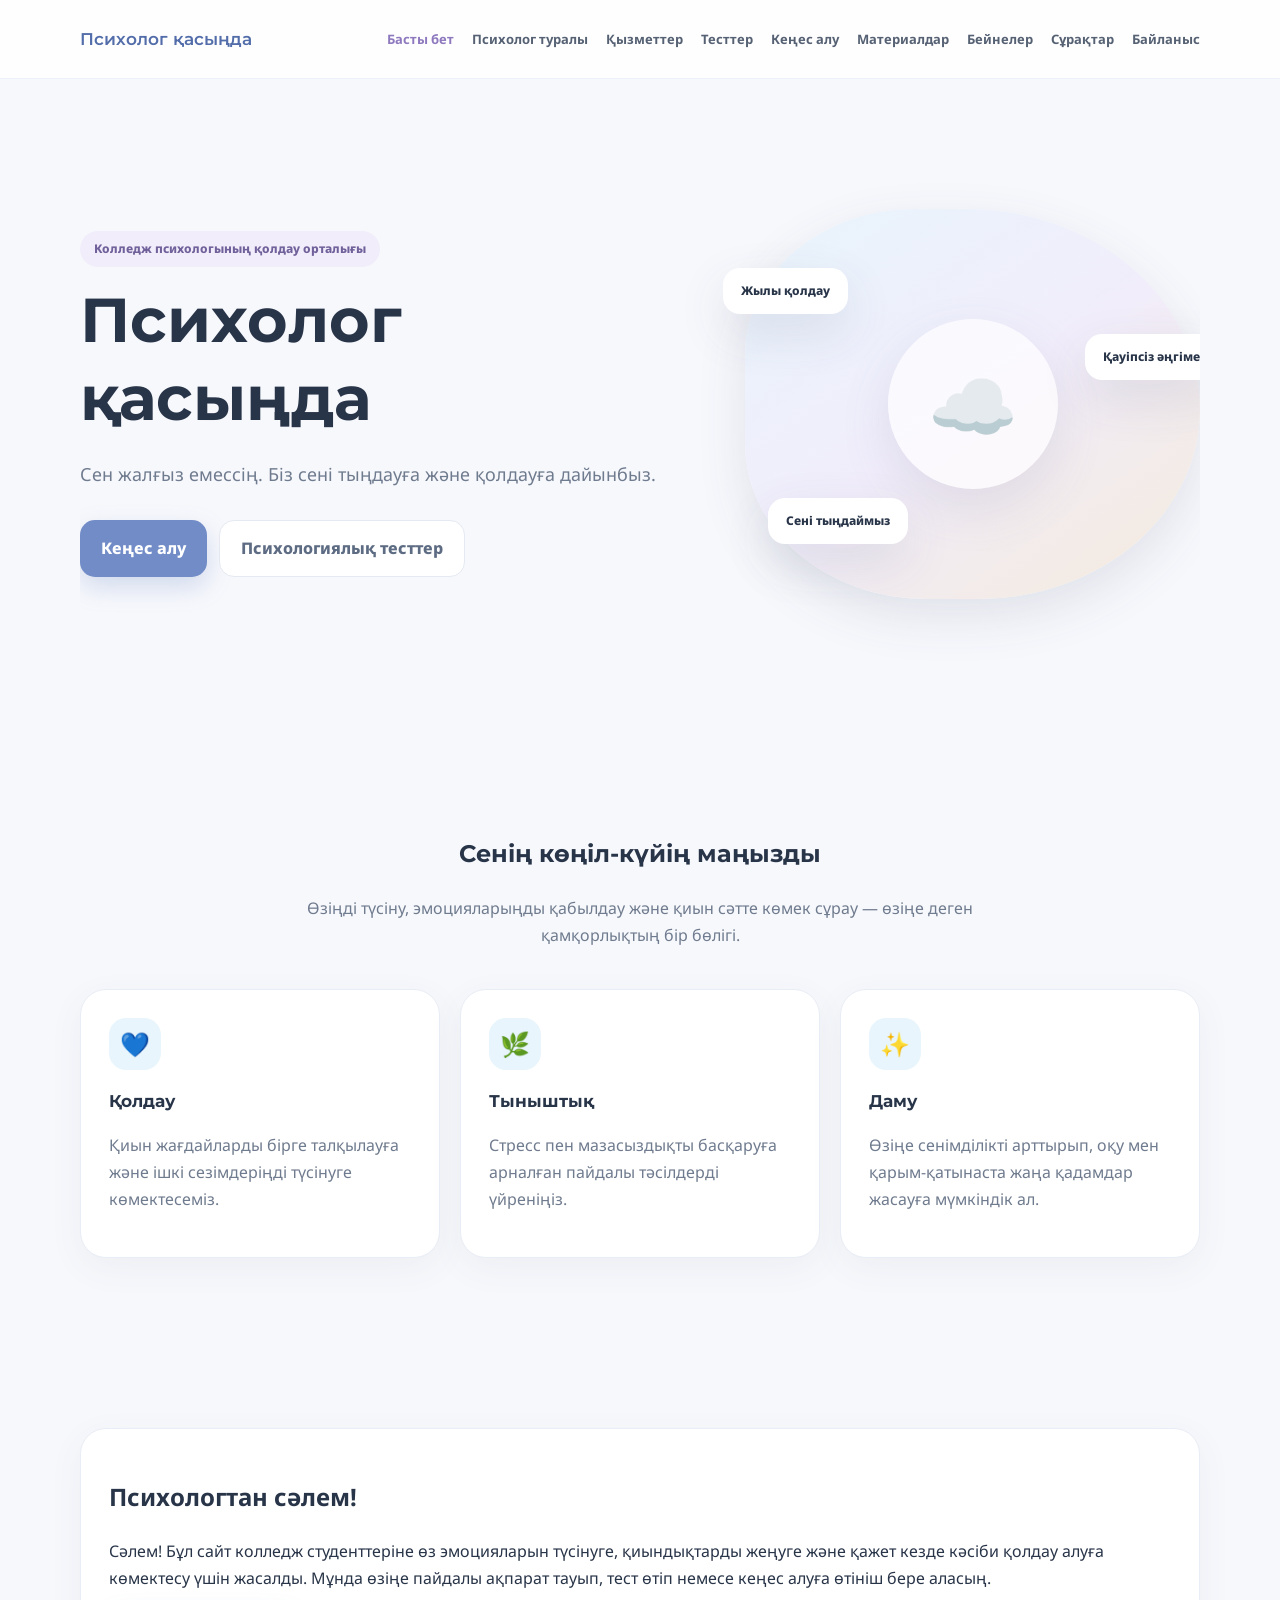
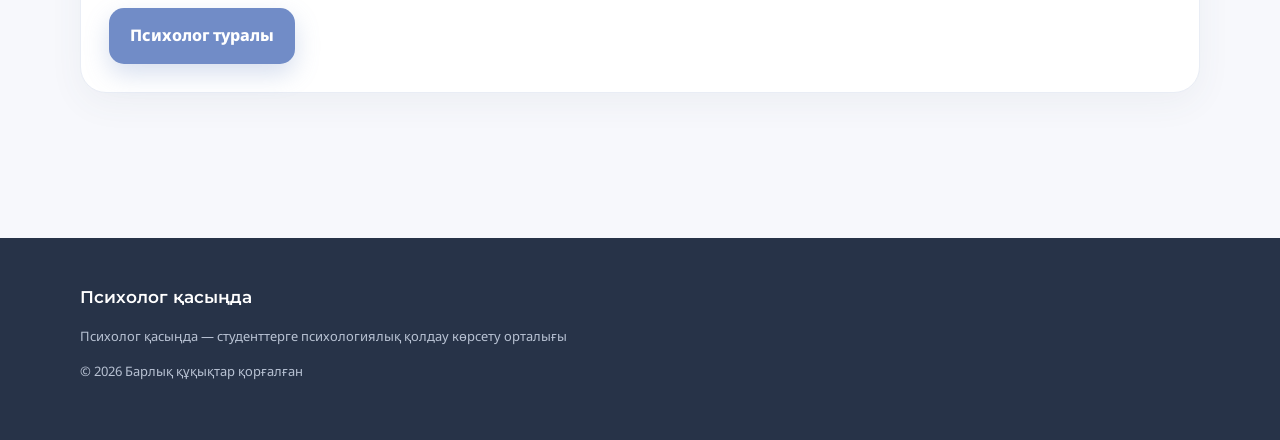
<file: index.html>
<!DOCTYPE html><html lang="kk"><head><meta charset="UTF-8"><meta name="viewport" content="width=device-width,initial-scale=1.0"><title>Басты бет — Психолог қасыңда</title><link rel="stylesheet" href="./css/style.css"></head><body>
<header class="header"><div class="container nav">
<a class="logo" href="index.html">Психолог қасыңда</a>
<button class="menu-btn" aria-label="Мәзір">☰</button>
<nav class="nav-links">
<a href="index.html">Басты бет</a><a href="about.html">Психолог туралы</a><a href="services.html">Қызметтер</a>
<a href="tests.html">Тесттер</a><a href="consultation.html">Кеңес алу</a><a href="materials.html">Материалдар</a>
<a href="videos.html">Бейнелер</a><a href="faq.html">Сұрақтар</a><a href="contacts.html">Байланыс</a>
</nav></div></header>

<main><section class="hero container">
<div class="reveal"><span class="badge">Колледж психологының қолдау орталығы</span><h1>Психолог қасыңда</h1>
<p>Сен жалғыз емессің. Біз сені тыңдауға және қолдауға дайынбыз.</p>
<div class="actions"><a class="btn btn-primary" href="consultation.html">Кеңес алу</a><a class="btn btn-secondary" href="tests.html">Психологиялық тесттер</a></div></div>
<div class="hero-art reveal"><div class="orb">☁️</div><div class="float f1">Жылы қолдау</div><div class="float f2">Қауіпсіз әңгіме</div><div class="float f3">Сені тыңдаймыз</div></div>
</section>
<section class="section"><div class="container"><div class="section-head reveal"><h2>Сенің көңіл-күйің маңызды</h2><p>Өзіңді түсіну, эмоцияларыңды қабылдау және қиын сәтте көмек сұрау — өзіңе деген қамқорлықтың бір бөлігі.</p></div>
<div class="grid"><article class="card reveal"><div class="icon">💙</div><h3>Қолдау</h3><p class="muted">Қиын жағдайларды бірге талқылауға және ішкі сезімдеріңді түсінуге көмектесеміз.</p></article>
<article class="card reveal"><div class="icon">🌿</div><h3>Тыныштық</h3><p class="muted">Стресс пен мазасыздықты басқаруға арналған пайдалы тәсілдерді үйреніңіз.</p></article>
<article class="card reveal"><div class="icon">✨</div><h3>Даму</h3><p class="muted">Өзіңе сенімділікті арттырып, оқу мен қарым-қатынаста жаңа қадамдар жасауға мүмкіндік ал.</p></article></div></div></section>
<section class="section"><div class="container card reveal"><h2>Психологтан сәлем!</h2><p>Сәлем! Бұл сайт колледж студенттеріне өз эмоцияларын түсінуге, қиындықтарды жеңуге және қажет кезде кәсіби қолдау алуға көмектесу үшін жасалды. Мұнда өзіңе пайдалы ақпарат тауып, тест өтіп немесе кеңес алуға өтініш бере аласың.</p><a class="btn btn-primary" href="about.html">Психолог туралы</a></div></section></main>

<footer class="footer"><div class="container"><div class="logo">Психолог қасыңда</div>
<p>Психолог қасыңда — студенттерге психологиялық қолдау көрсету орталығы</p><p>© 2026 Барлық құқықтар қорғалған</p></div></footer>
<script src="./js/script.js"></script></body></html>
</file>
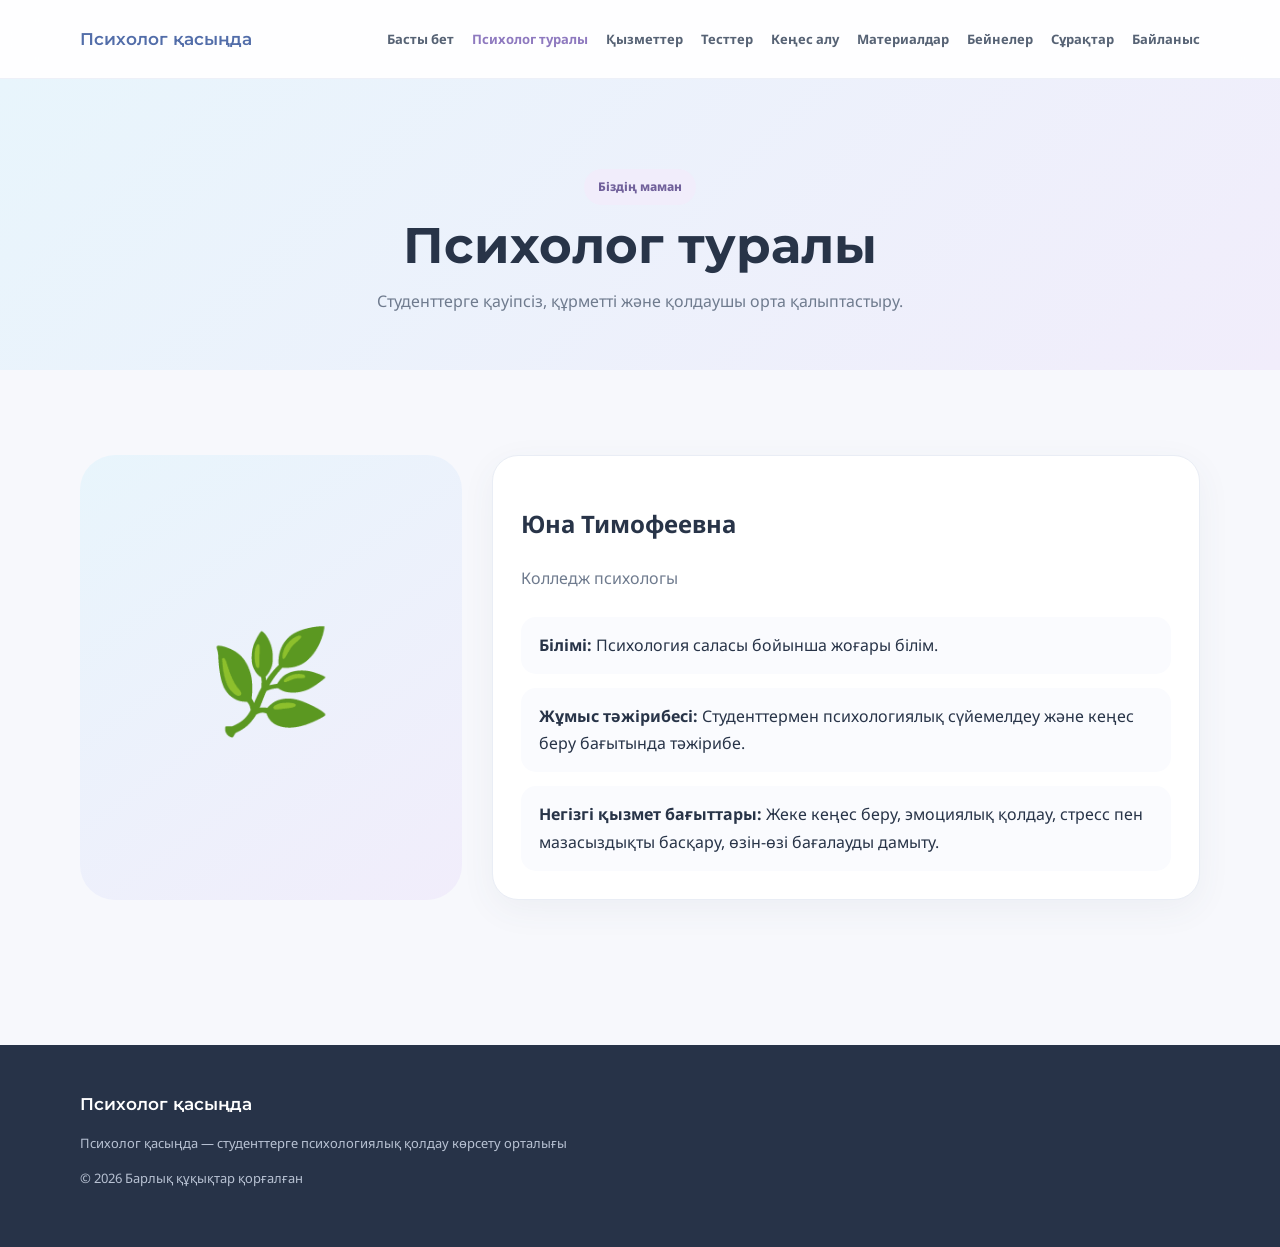
<file: about.html>
<!DOCTYPE html><html lang="kk"><head><meta charset="UTF-8"><meta name="viewport" content="width=device-width,initial-scale=1.0"><title>Психолог туралы — Психолог қасыңда</title><link rel="stylesheet" href="./css/style.css"></head><body>
<header class="header"><div class="container nav">
<a class="logo" href="index.html">Психолог қасыңда</a>
<button class="menu-btn" aria-label="Мәзір">☰</button>
<nav class="nav-links">
<a href="index.html">Басты бет</a><a href="about.html">Психолог туралы</a><a href="services.html">Қызметтер</a>
<a href="tests.html">Тесттер</a><a href="consultation.html">Кеңес алу</a><a href="materials.html">Материалдар</a>
<a href="videos.html">Бейнелер</a><a href="faq.html">Сұрақтар</a><a href="contacts.html">Байланыс</a>
</nav></div></header>

<section class="page-title"><div class="container reveal"><span class="badge">Біздің маман</span><h1>Психолог туралы</h1><p>Студенттерге қауіпсіз, құрметті және қолдаушы орта қалыптастыру.</p></div></section>
<section class="section"><div class="container profile"><div class="profile-photo reveal">🌿</div><div class="card reveal"><h2>Юна Тимофеевна </h2><p class="muted">Колледж психологы</p><div class="info-list"><div class="info-item"><b>Білімі:</b> Психология саласы бойынша жоғары білім.</div><div class="info-item"><b>Жұмыс тәжірибесі:</b> Студенттермен психологиялық сүйемелдеу және кеңес беру бағытында тәжірибе.</div><div class="info-item"><b>Негізгі қызмет бағыттары:</b> Жеке кеңес беру, эмоциялық қолдау, стресс пен мазасыздықты басқару, өзін-өзі бағалауды дамыту.</div></div></div></div></section>

<footer class="footer"><div class="container"><div class="logo">Психолог қасыңда</div>
<p>Психолог қасыңда — студенттерге психологиялық қолдау көрсету орталығы</p><p>© 2026 Барлық құқықтар қорғалған</p></div></footer>
<script src="./js/script.js"></script></body></html>
</file>
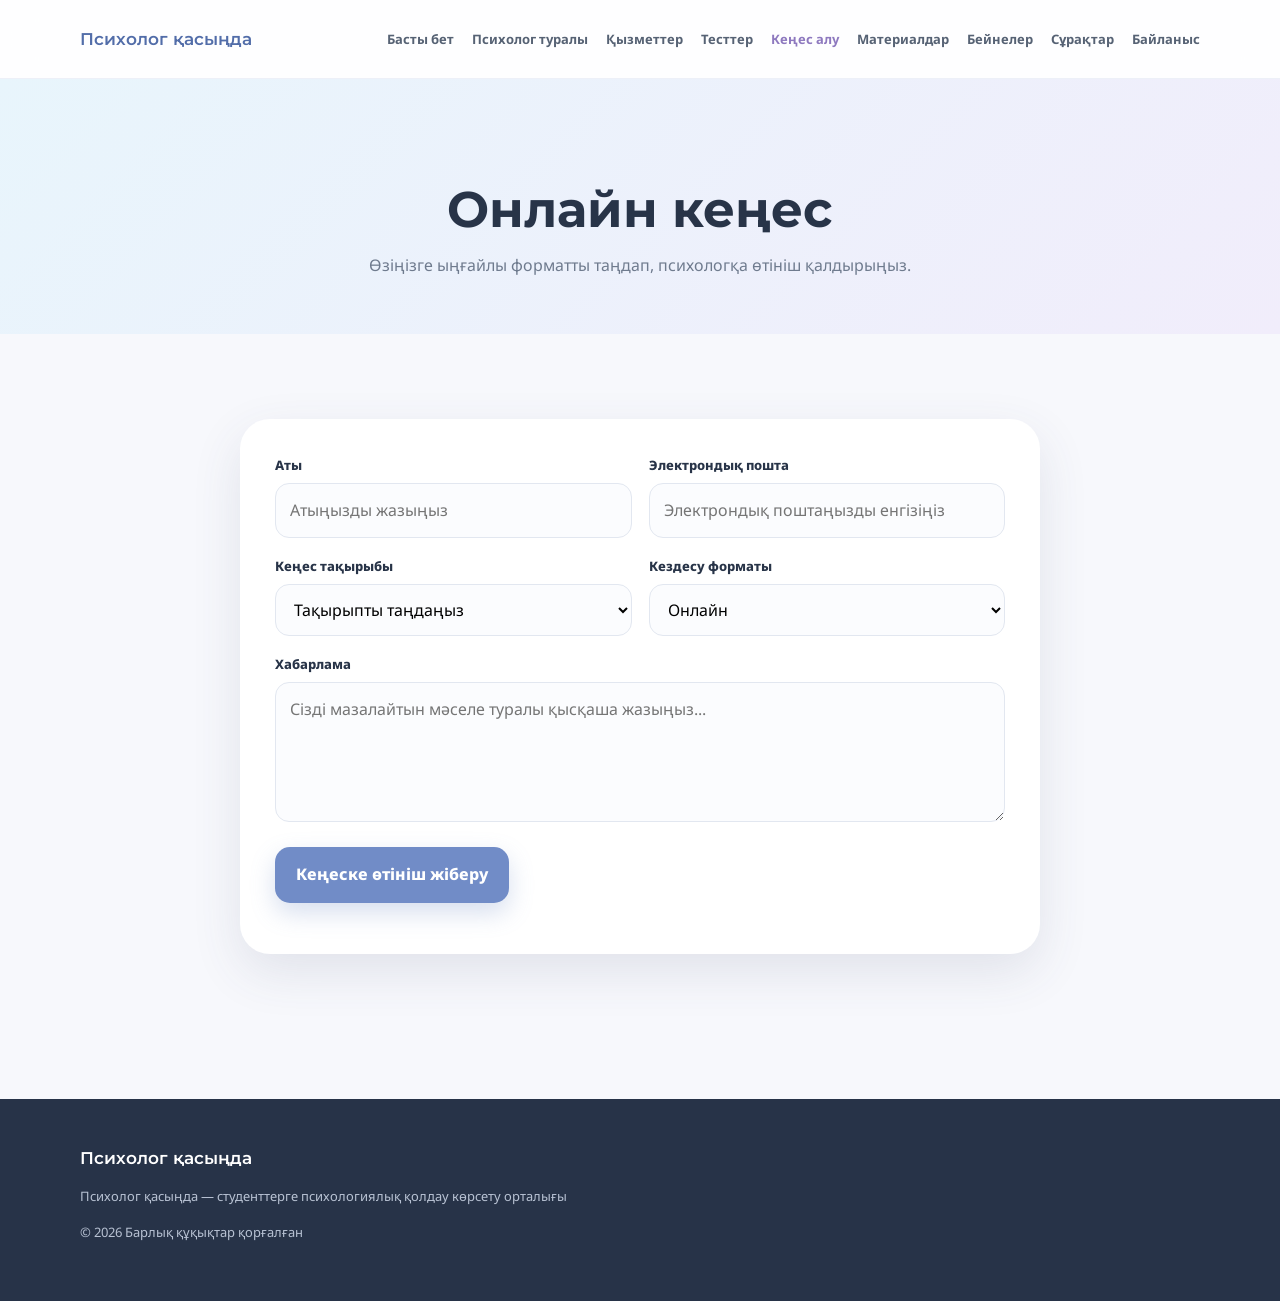
<file: consultation.html>
<!DOCTYPE html><html lang="kk"><head><meta charset="UTF-8"><meta name="viewport" content="width=device-width,initial-scale=1.0"><title>Онлайн кеңес — Психолог қасыңда</title><link rel="stylesheet" href="./css/style.css">
<style>
.form-actions{display:flex;flex-wrap:wrap;gap:12px;align-items:center}
.btn-telegram{display:inline-flex;align-items:center;gap:8px;text-decoration:none;background:#229ED9;color:#fff;border:0}
.btn-telegram:hover{filter:brightness(.92)}
</style></head><body>
<header class="header"><div class="container nav">
<a class="logo" href="index.html">Психолог қасыңда</a>
<button class="menu-btn" aria-label="Мәзір">☰</button>
<nav class="nav-links">
<a href="index.html">Басты бет</a><a href="about.html">Психолог туралы</a><a href="services.html">Қызметтер</a>
<a href="tests.html">Тесттер</a><a href="consultation.html">Кеңес алу</a><a href="materials.html">Материалдар</a>
<a href="videos.html">Бейнелер</a><a href="faq.html">Сұрақтар</a><a href="contacts.html">Байланыс</a>
</nav></div></header>

<section class="page-title"><div class="container reveal"><h1>Онлайн кеңес</h1><p>Өзіңізге ыңғайлы форматты таңдап, психологқа өтініш қалдырыңыз.</p></div></section>
<section class="section"><div class="container form-card reveal">
<form id="consult-form" action="https://formsubmit.co/serikovaakgul17@gmail.com" method="POST">
<input type="hidden" name="_subject" value="Жаңа өтініш (Онлайн кеңес) — Психолог қасыңда">
<input type="hidden" name="_captcha" value="false">
<input type="hidden" name="_template" value="table">
<input type="text" name="_honey" style="display:none" tabindex="-1" autocomplete="off">

<div class="form-grid"><div><label>Аты</label><input name="Аты" required placeholder="Атыңызды жазыңыз"></div><div><label>Электрондық пошта</label><input type="email" name="Email" required placeholder="Электрондық поштаңызды енгізіңіз"></div>
<div><label>Кеңес тақырыбы</label><select name="Кеңес тақырыбы" required><option value="">Тақырыпты таңдаңыз</option><option>Эмоциялық жағдай</option><option>Оқу мәселесі</option><option>Қарым-қатынас</option><option>Стресс</option><option>Басқа мәселе</option></select></div>
<div><label>Кездесу форматы</label><select name="Кездесу форматы" required><option>Онлайн</option><option>Жеке кездесу</option></select></div>
<div class="full"><label>Хабарлама</label><textarea name="Хабарлама" required placeholder="Сізді мазалайтын мәселе туралы қысқаша жазыңыз..."></textarea></div>
<div class="full">
  <div class="form-actions">
    <button class="btn btn-primary" type="submit">Кеңеске өтініш жіберу</button>
   
  </div>
  <p id="form-status" style="margin-top:12px" aria-live="polite"></p>
</div></div></form></div></section>

<footer class="footer"><div class="container"><div class="logo">Психолог қасыңда</div>
<p>Психолог қасыңда — студенттерге психологиялық қолдау көрсету орталығы</p><p>© 2026 Барлық құқықтар қорғалған</p></div></footer>

<script>
document.getElementById('consult-form').addEventListener('submit', async function (e) {
  e.preventDefault();
  const form = e.target, status = document.getElementById('form-status');
  const btn = form.querySelector('button[type="submit"]');
  btn.disabled = true; status.textContent = 'Жіберілуде...';
  try {
    const res = await fetch('https://formsubmit.co/ajax/serikovaakgul17@gmail.com', {
      method: 'POST',
      headers: { 'Accept': 'application/json' },
      body: new FormData(form)
    });
    if (!res.ok) throw new Error();
    status.textContent = 'Өтінішіңіз сәтті жіберілді! Психолог сізбен жақын арада байланысады.';
    form.reset();
  } catch (err) {
    status.textContent = 'Қате шықты. Кейінірек қайталап көріңіз.';
  } finally { btn.disabled = false; }
});
</script>
<script src="./js/script.js"></script></body></html>
</file>
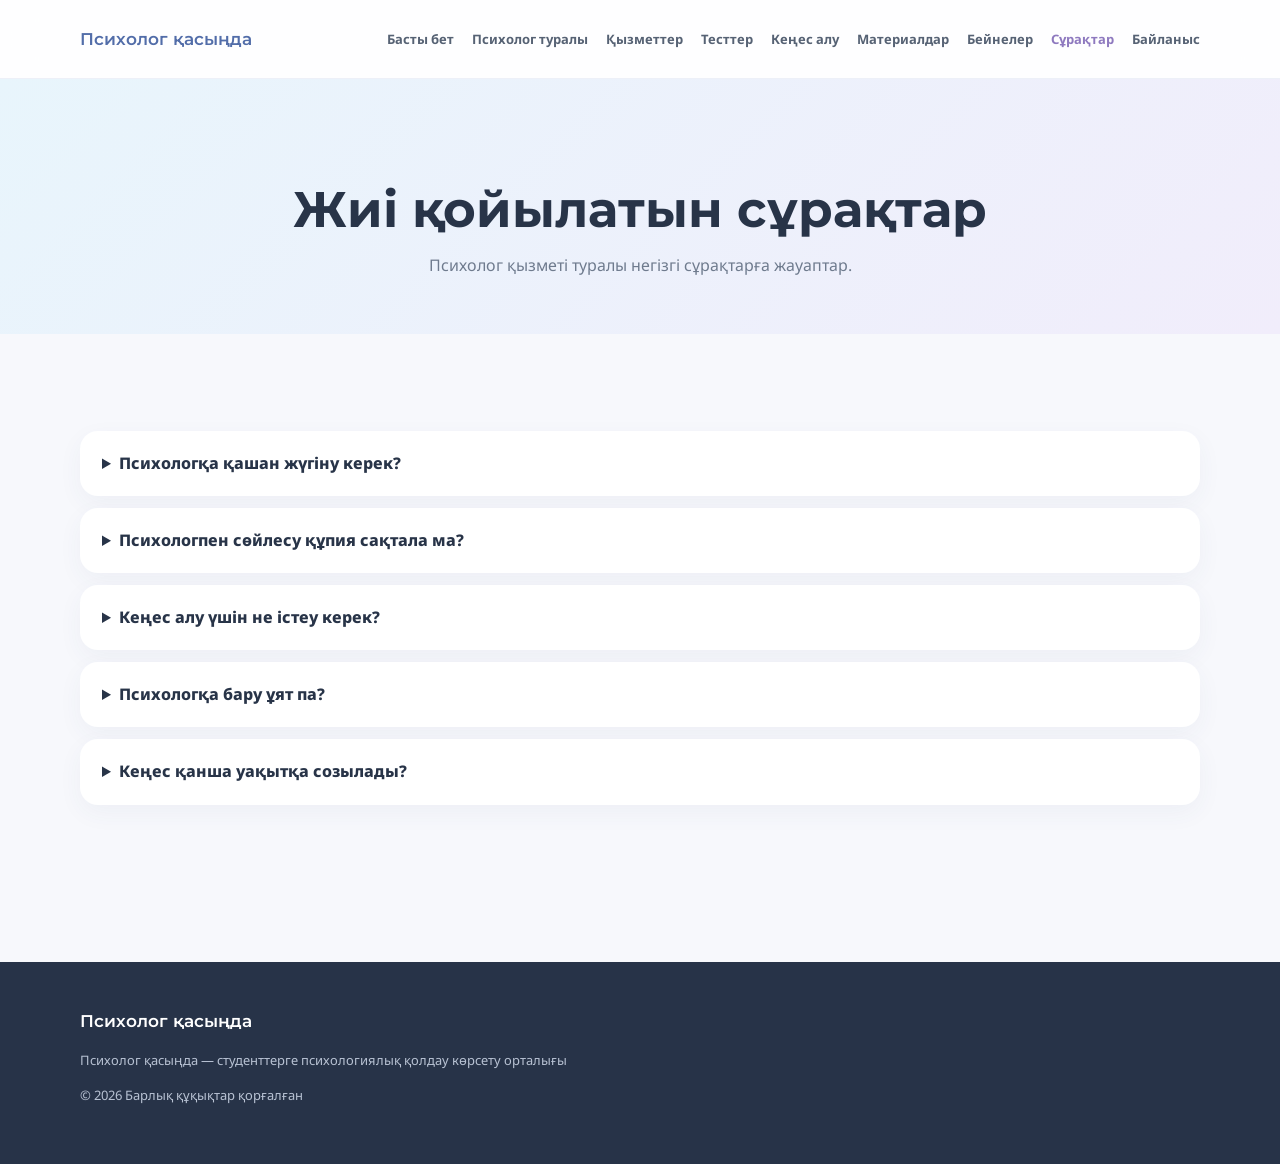
<file: faq.html>
<!DOCTYPE html><html lang="kk"><head><meta charset="UTF-8"><meta name="viewport" content="width=device-width,initial-scale=1.0"><title>Жиі қойылатын сұрақтар — Психолог қасыңда</title><link rel="stylesheet" href="./css/style.css"></head><body>
<header class="header"><div class="container nav">
<a class="logo" href="index.html">Психолог қасыңда</a>
<button class="menu-btn" aria-label="Мәзір">☰</button>
<nav class="nav-links">
<a href="index.html">Басты бет</a><a href="about.html">Психолог туралы</a><a href="services.html">Қызметтер</a>
<a href="tests.html">Тесттер</a><a href="consultation.html">Кеңес алу</a><a href="materials.html">Материалдар</a>
<a href="videos.html">Бейнелер</a><a href="faq.html">Сұрақтар</a><a href="contacts.html">Байланыс</a>
</nav></div></header>
<section class="page-title"><div class="container reveal"><h1>Жиі қойылатын сұрақтар</h1><p>Психолог қызметі туралы негізгі сұрақтарға жауаптар.</p></div></section><section class="section"><div class="container"><details class="reveal"><summary>Психологқа қашан жүгіну керек?</summary><p class="muted">Егер көңіл-күйдің өзгеруі, мазасыздық, оқу немесе қарым-қатынас қиындықтары күнделікті өмірге әсер етсе, психологпен сөйлесуге болады.</p></details><details class="reveal"><summary>Психологпен сөйлесу құпия сақтала ма?</summary><p class="muted">Кеңес беру барысында жеке ақпараттың құпиялылығы құрметтеледі. Құпиялылықтың нақты шарттары алғашқы кездесуде түсіндіріледі.</p></details><details class="reveal"><summary>Кеңес алу үшін не істеу керек?</summary><p class="muted">Кеңес алу бетінде өтініш формасын толтырып, өзіңізге ыңғайлы форматты таңдауға болады.</p></details><details class="reveal"><summary>Психологқа бару ұят па?</summary><p class="muted">Жоқ. Көмек сұрау — өз жағдайыңызға жауапкершілікпен қараудың қалыпты жолы.</p></details><details class="reveal"><summary>Кеңес қанша уақытқа созылады?</summary><p class="muted">Кездесу ұзақтығы мәселе мен жағдайға байланысты алдын ала келісіледі.</p></details></div></section>
<footer class="footer"><div class="container"><div class="logo">Психолог қасыңда</div>
<p>Психолог қасыңда — студенттерге психологиялық қолдау көрсету орталығы</p><p>© 2026 Барлық құқықтар қорғалған</p></div></footer>
<script src="./js/script.js"></script></body></html>
</file>
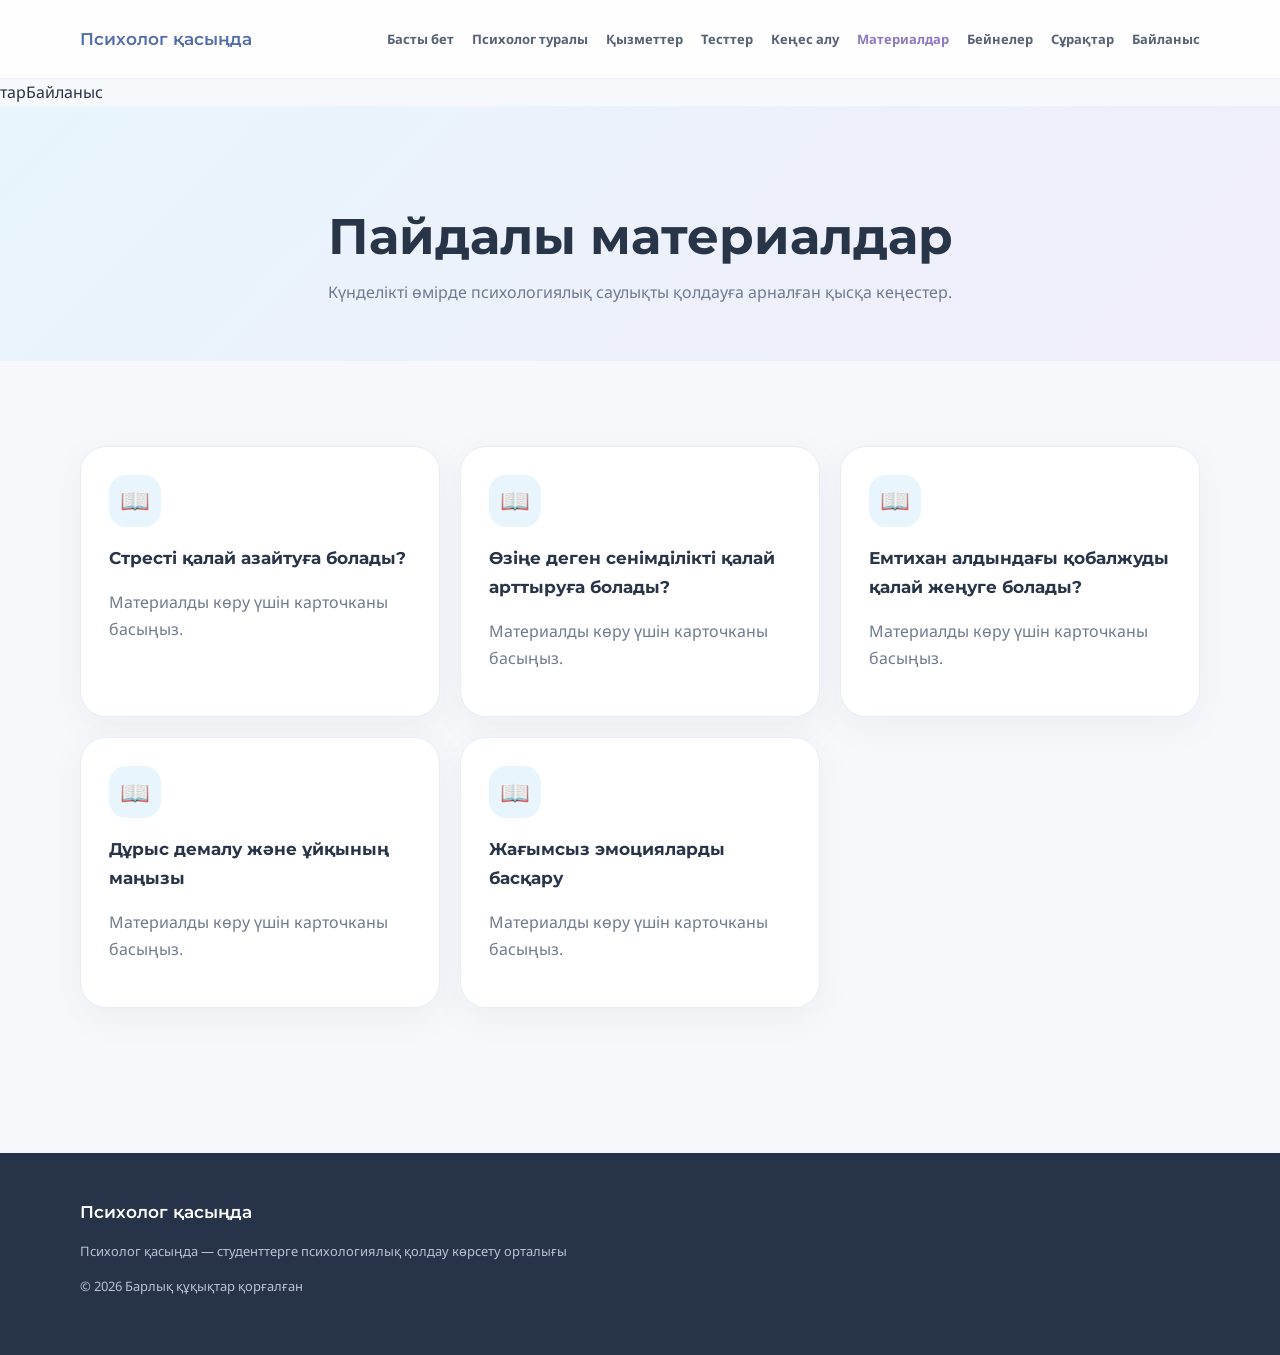
<file: materials.html>
<!DOCTYPE html><html lang="kk"><head><meta charset="UTF-8"><meta name="viewport" content="width=device-width,initial-scale=1.0"><title>Пайдалы материалдар — Психолог қасыңда</title><link rel="stylesheet" href="./css/style.css"></head><body>
<header class="header"><div class="container nav">
<a class="logo" href="index.html">Психолог қасыңда</a>
<button class="menu-btn" aria-label="Мәзір">☰</button>
<nav class="nav-links">
<a href="index.html">Басты бет</a><a href="about.html">Психолог туралы</a><a href="services.html">Қызметтер</a>
<a href="tests.html">Тесттер</a><a href="consultation.html">Кеңес алу</a><a href="materials.html">Материалдар</a>
<a href="videos.html">Бейнелер</a><a href="faq.html">Сұрақтар</a><a href="contacts.html">Байланыс</a>
</nav></div></header>тар</a><a href="contacts.html">Байланыс</a>
</nav></div></header>
<section class="page-title"><div class="container reveal"><h1>Пайдалы материалдар</h1><p>Күнделікті өмірде психологиялық саулықты қолдауға арналған қысқа кеңестер.</p></div></section><section class="section"><div class="container grid"><article class="card reveal" data-material="Бірнеше минут баяу тыныс алып, міндеттерді шағын қадамдарға бөліңіз. Ұйқы мен демалысқа да уақыт қалдырыңыз."><div class="icon">📖</div><h3>Стресті қалай азайтуға болады?</h3><p class="muted">Материалды көру үшін карточканы басыңыз.</p></article><article class="card reveal" data-material="Кішкентай жетістіктеріңізді жазып жүріңіз. Өзіңізді басқа адамдармен емес, кешегі өзіңізбен салыстыруға тырысыңыз."><div class="icon">📖</div><h3>Өзіңе деген сенімділікті қалай арттыруға болады?</h3><p class="muted">Материалды көру үшін карточканы басыңыз.</p></article><article class="card reveal" data-material="Дайындық жоспарын жасаңыз, үзіліс жасаңыз және емтихан алдында бірнеше рет баяу әрі терең тыныс алыңыз."><div class="icon">📖</div><h3>Емтихан алдындағы қобалжуды қалай жеңуге болады?</h3><p class="muted">Материалды көру үшін карточканы басыңыз.</p></article><article class="card reveal" data-material="Тұрақты ұйқы кестесі мен жеткілікті демалыс көңіл-күйге, зейінге және оқу қабілетіне оң әсер етеді."><div class="icon">📖</div><h3>Дұрыс демалу және ұйқының маңызы</h3><p class="muted">Материалды көру үшін карточканы басыңыз.</p></article><article class="card reveal" data-material="Эмоцияны жоққа шығармай, оның себебін атауға тырысыңыз. Сенімді адаммен сөйлесу де жеңілдік беруі мүмкін."><div class="icon">📖</div><h3>Жағымсыз эмоцияларды басқару</h3><p class="muted">Материалды көру үшін карточканы басыңыз.</p></article></div></section>
<footer class="footer"><div class="container"><div class="logo">Психолог қасыңда</div>
<p>Психолог қасыңда — студенттерге психологиялық қолдау көрсету орталығы</p><p>© 2026 Барлық құқықтар қорғалған</p></div></footer>
<script src="./js/script.js"></script></body></html>
</file>
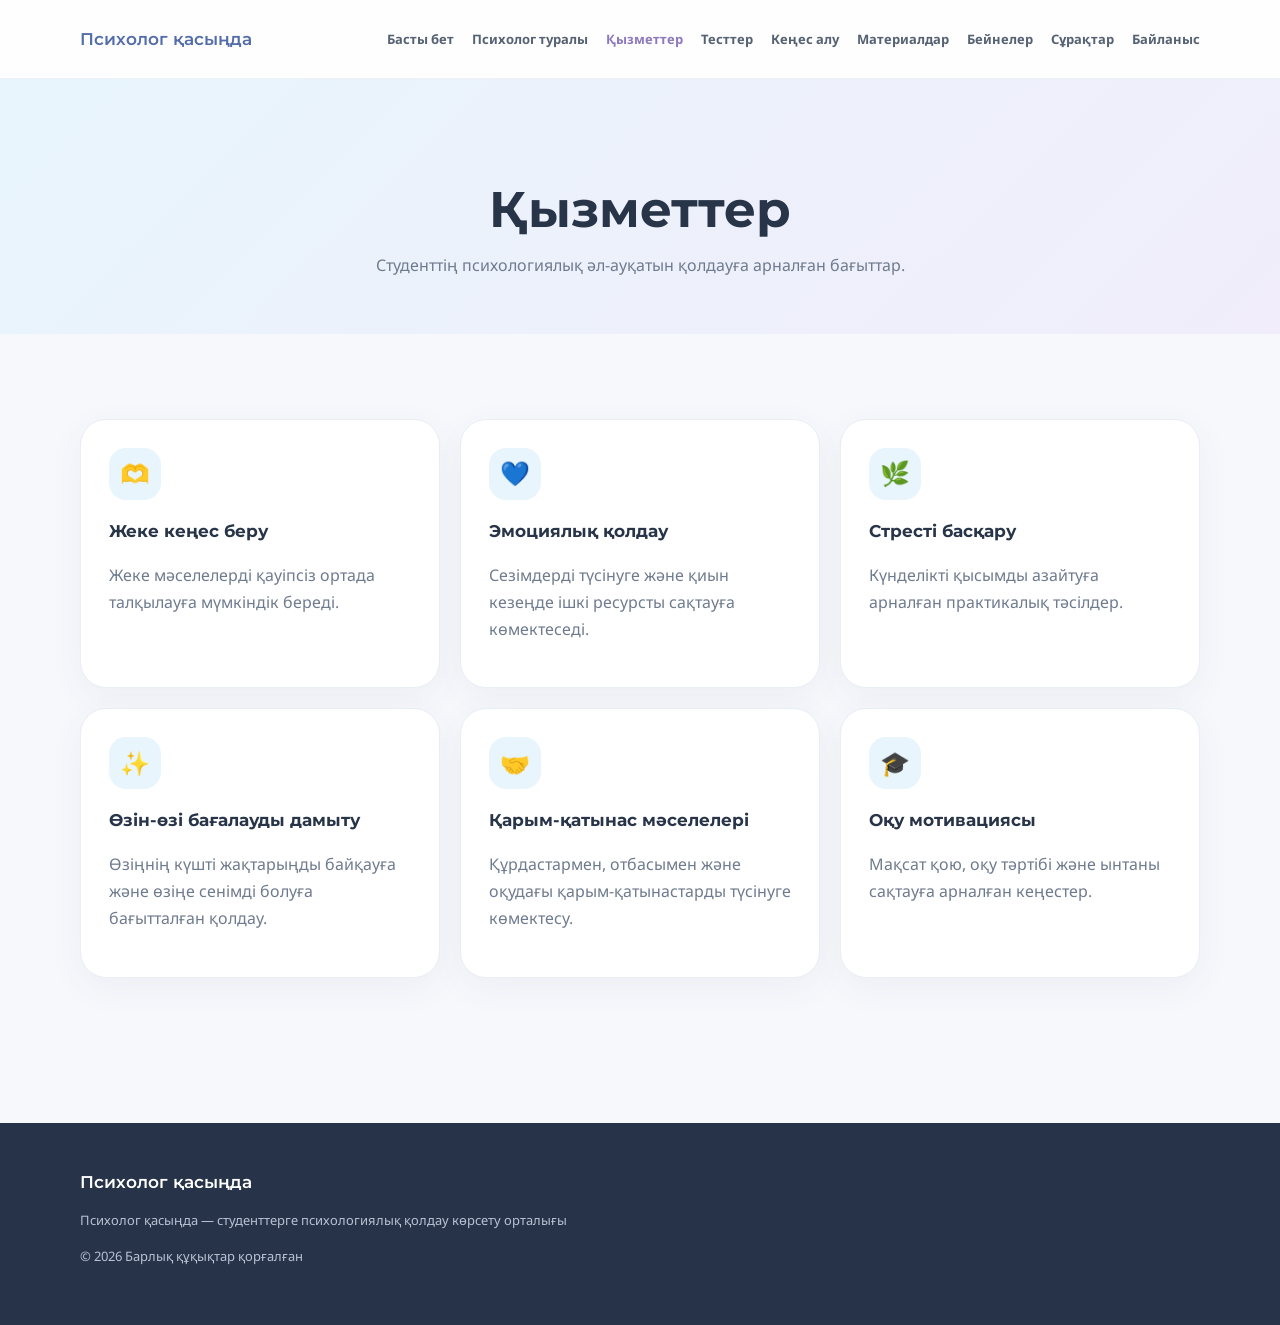
<file: services.html>
<!DOCTYPE html><html lang="kk"><head><meta charset="UTF-8"><meta name="viewport" content="width=device-width,initial-scale=1.0"><title>Қызметтер — Психолог қасыңда</title><link rel="stylesheet" href="./css/style.css"></head><body>
<header class="header"><div class="container nav">
<a class="logo" href="index.html">Психолог қасыңда</a>
<button class="menu-btn" aria-label="Мәзір">☰</button>
<nav class="nav-links">
<a href="index.html">Басты бет</a><a href="about.html">Психолог туралы</a><a href="services.html">Қызметтер</a>
<a href="tests.html">Тесттер</a><a href="consultation.html">Кеңес алу</a><a href="materials.html">Материалдар</a>
<a href="videos.html">Бейнелер</a><a href="faq.html">Сұрақтар</a><a href="contacts.html">Байланыс</a>
</nav></div></header>
<section class="page-title"><div class="container reveal"><h1>Қызметтер</h1><p>Студенттің психологиялық әл-ауқатын қолдауға арналған бағыттар.</p></div></section><section class="section"><div class="container grid"><article class="card reveal"><div class="icon">🫶</div><h3>Жеке кеңес беру</h3><p class="muted">Жеке мәселелерді қауіпсіз ортада талқылауға мүмкіндік береді.</p></article><article class="card reveal"><div class="icon">💙</div><h3>Эмоциялық қолдау</h3><p class="muted">Сезімдерді түсінуге және қиын кезеңде ішкі ресурсты сақтауға көмектеседі.</p></article><article class="card reveal"><div class="icon">🌿</div><h3>Стресті басқару</h3><p class="muted">Күнделікті қысымды азайтуға арналған практикалық тәсілдер.</p></article><article class="card reveal"><div class="icon">✨</div><h3>Өзін-өзі бағалауды дамыту</h3><p class="muted">Өзіңнің күшті жақтарыңды байқауға және өзіңе сенімді болуға бағытталған қолдау.</p></article><article class="card reveal"><div class="icon">🤝</div><h3>Қарым-қатынас мәселелері</h3><p class="muted">Құрдастармен, отбасымен және оқудағы қарым-қатынастарды түсінуге көмектесу.</p></article><article class="card reveal"><div class="icon">🎓</div><h3>Оқу мотивациясы</h3><p class="muted">Мақсат қою, оқу тәртібі және ынтаны сақтауға арналған кеңестер.</p></article></div></section>
<footer class="footer"><div class="container"><div class="logo">Психолог қасыңда</div>
<p>Психолог қасыңда — студенттерге психологиялық қолдау көрсету орталығы</p><p>© 2026 Барлық құқықтар қорғалған</p></div></footer>
<script src="./js/script.js"></script></body></html>
</file>
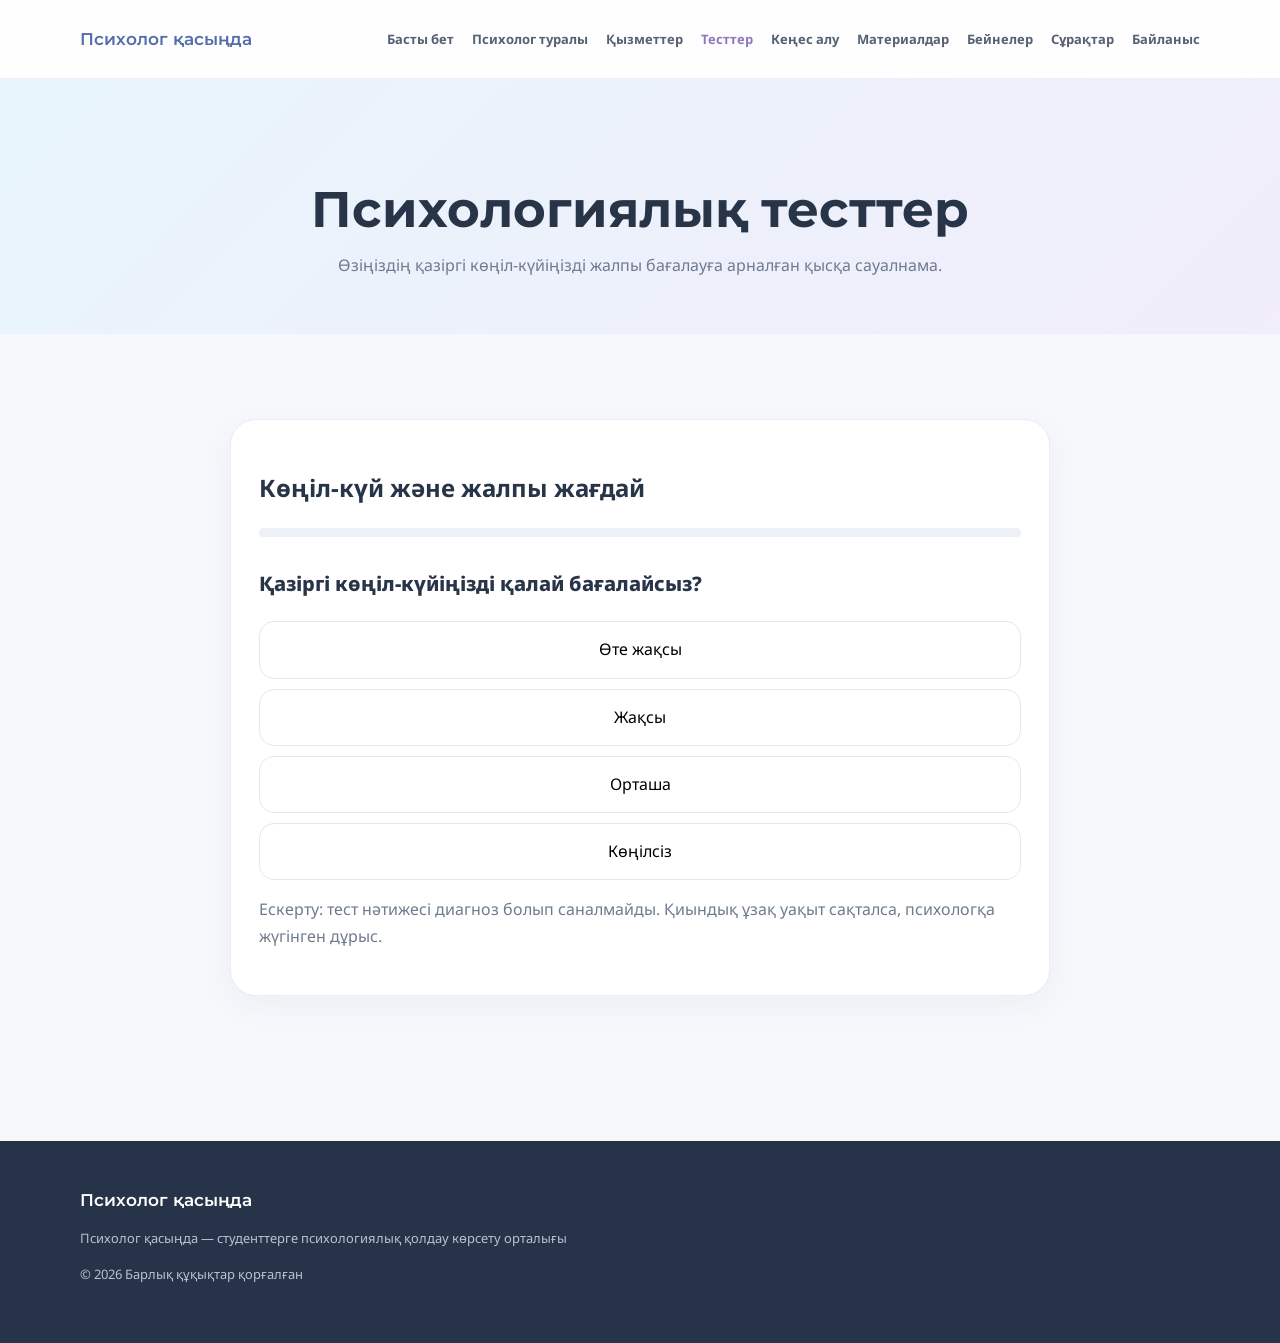
<file: tests.html>
<!DOCTYPE html><html lang="kk"><head><meta charset="UTF-8"><meta name="viewport" content="width=device-width,initial-scale=1.0"><title>Психологиялық тесттер — Психолог қасыңда</title><link rel="stylesheet" href="./css/style.css"></head><body>
<header class="header"><div class="container nav">
<a class="logo" href="index.html">Психолог қасыңда</a>
<button class="menu-btn" aria-label="Мәзір">☰</button>
<nav class="nav-links">
<a href="index.html">Басты бет</a><a href="about.html">Психолог туралы</a><a href="services.html">Қызметтер</a>
<a href="tests.html">Тесттер</a><a href="consultation.html">Кеңес алу</a><a href="materials.html">Материалдар</a>
<a href="videos.html">Бейнелер</a><a href="faq.html">Сұрақтар</a><a href="contacts.html">Байланыс</a>
</nav></div></header>

<section class="page-title"><div class="container reveal"><h1>Психологиялық тесттер</h1><p>Өзіңіздің қазіргі көңіл-күйіңізді жалпы бағалауға арналған қысқа сауалнама.</p></div></section>
<section class="section"><div class="container"><div class="card test-card reveal" id="test"><h2>Көңіл-күй және жалпы жағдай</h2><div class="progress"><span></span></div><div class="question"></div><div class="answers"></div><div class="result"></div><p class="muted">Ескерту: тест нәтижесі диагноз болып саналмайды. Қиындық ұзақ уақыт сақталса, психологқа жүгінген дұрыс.</p></div></div></section>

<footer class="footer"><div class="container"><div class="logo">Психолог қасыңда</div>
<p>Психолог қасыңда — студенттерге психологиялық қолдау көрсету орталығы</p><p>© 2026 Барлық құқықтар қорғалған</p></div></footer>
<script src="./js/script.js"></script></body></html>
</file>
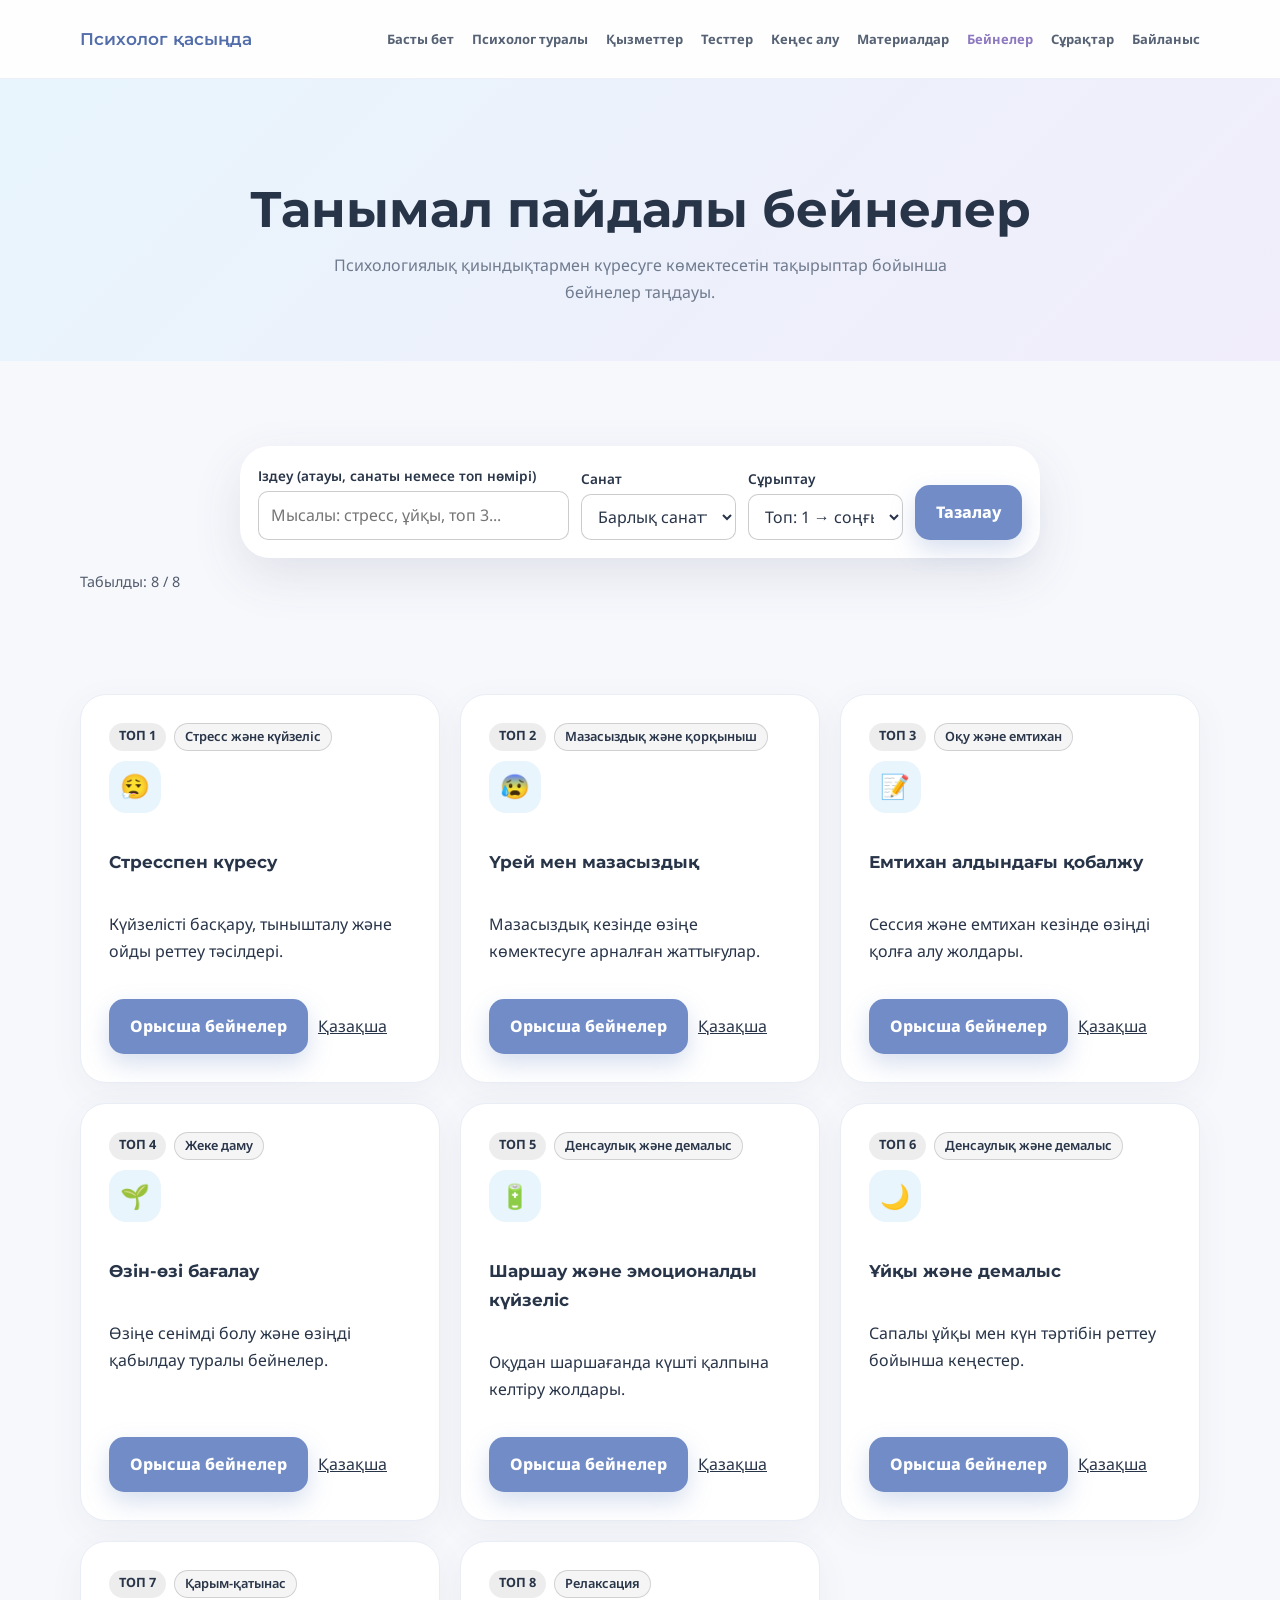
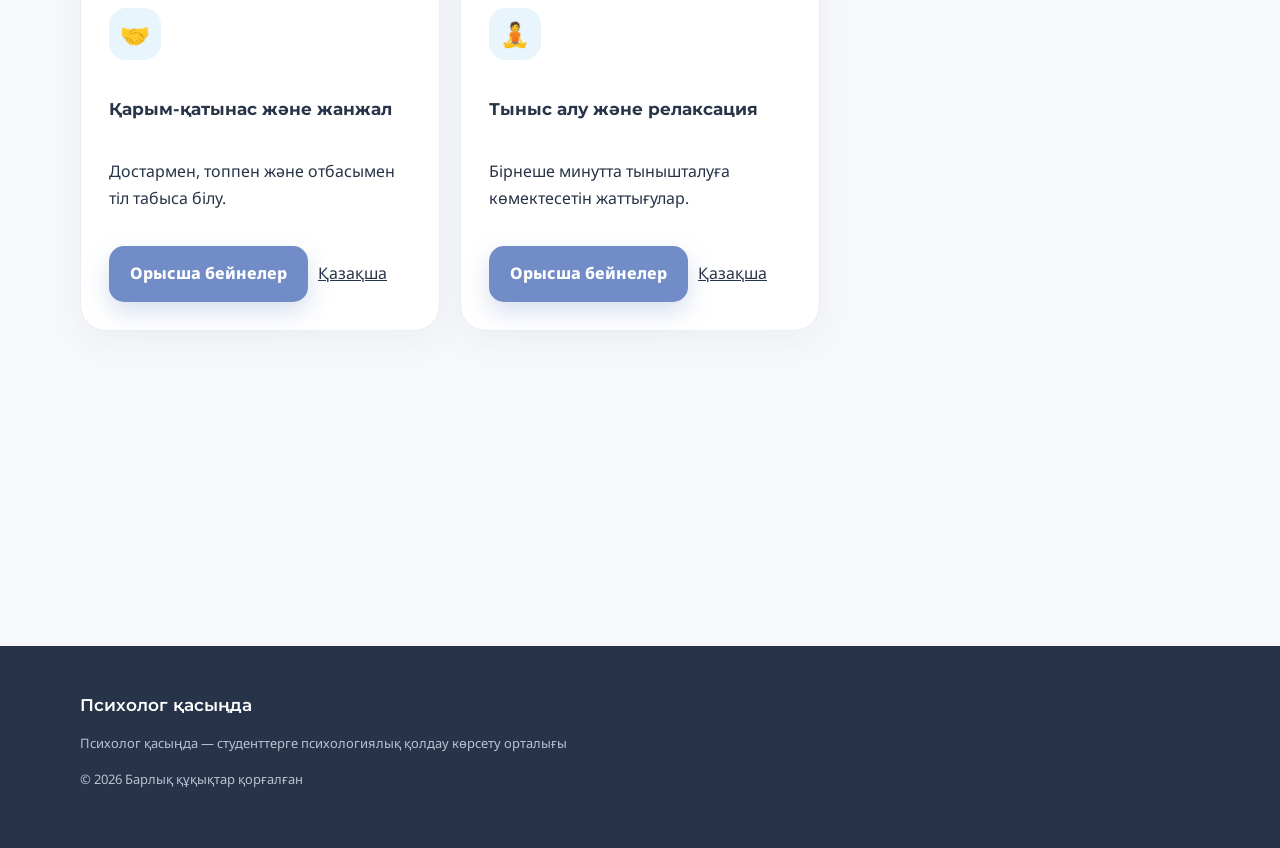
<file: videos.html>
<!DOCTYPE html><html lang="kk"><head><meta charset="UTF-8"><meta name="viewport" content="width=device-width,initial-scale=1.0"><title>Танымал бейнелер — Психолог қасыңда</title><link rel="stylesheet" href="./css/style.css">
<style>
.video-card{display:flex;flex-direction:column;gap:10px}
.video-card .links{display:flex;flex-wrap:wrap;gap:10px;margin-top:auto;padding-top:8px}
.video-card .links a.alt{align-self:center;text-decoration:underline}
.badges{display:flex;flex-wrap:wrap;gap:8px}
.top-badge,.cat-badge{display:inline-block;font-size:.8rem;font-weight:700;padding:2px 10px;border-radius:999px;background:rgba(0,0,0,.07)}
.cat-badge{background:rgba(0,0,0,.04);border:1px solid rgba(0,0,0,.15);font-weight:600}
.notice{max-width:820px;margin:0 auto}
.toolbar{display:grid;grid-template-columns:2fr 1fr 1fr auto;gap:12px;align-items:end}
.toolbar label{display:block;font-size:.85rem;margin-bottom:4px;font-weight:600}
.toolbar input,.toolbar select{width:100%;padding:10px 12px;font:inherit;border:1px solid rgba(0,0,0,.2);border-radius:10px;background:#fff;color:inherit;box-sizing:border-box}
.toolbar .btn{white-space:nowrap}
.result-info{margin-top:12px;font-size:.9rem;opacity:.8}
.empty{display:none;text-align:center;padding:30px 0;font-size:1.05rem}
.video-card[hidden]{display:none!important}
@media(max-width:820px){.toolbar{grid-template-columns:1fr 1fr}.toolbar .field-search{grid-column:1/-1}}
@media(max-width:480px){.toolbar{grid-template-columns:1fr}}
</style></head><body>
<header class="header"><div class="container nav">
<a class="logo" href="index.html">Психолог қасыңда</a>
<button class="menu-btn" aria-label="Мәзір">☰</button>
<nav class="nav-links">
<a href="index.html">Басты бет</a><a href="about.html">Психолог туралы</a><a href="services.html">Қызметтер</a>
<a href="tests.html">Тесттер</a><a href="consultation.html">Кеңес алу</a><a href="materials.html">Материалдар</a>
<a href="videos.html">Бейнелер</a><a href="faq.html">Сұрақтар</a><a href="contacts.html">Байланыс</a>
</nav></div></header>

<section class="page-title"><div class="container reveal"><h1>Танымал пайдалы бейнелер</h1><p>Психологиялық қиындықтармен күресуге көмектесетін тақырыптар бойынша бейнелер таңдауы.</p></div></section>

<section class="section"><div class="container">
<div class="form-card toolbar" style="padding:18px">
  <div class="field-search"><label for="q">Іздеу (атауы, санаты немесе топ нөмірі)</label><input id="q" type="search" placeholder="Мысалы: стресс, ұйқы, топ 3..."></div>
  <div><label for="cat">Санат</label><select id="cat"><option value="">Барлық санаттар</option></select></div>
  <div><label for="sort">Сұрыптау</label><select id="sort">
    <option value="top-asc">Топ: 1 → соңғысы</option>
    <option value="top-desc">Топ: соңғысы → 1</option>
    <option value="name-asc">Атауы: А → Я</option>
    <option value="name-desc">Атауы: Я → А</option>
    <option value="cat-asc">Санат: А → Я</option>
    <option value="cat-desc">Санат: Я → А</option>
  </select></div>
  <div><button type="button" id="reset" class="btn btn-primary">Тазалау</button></div>
</div>
<p class="result-info" id="info" aria-live="polite"></p>
</div></section>

<section class="section" style="padding-top:0"><div class="container grid" id="video-grid">

<article class="card reveal video-card" data-top="1" data-title="Стресспен күресу" data-cat="Стресс және күйзеліс"><div class="badges"><span class="top-badge">ТОП 1</span><span class="cat-badge">Стресс және күйзеліс</span></div><div class="icon">😮‍💨</div><h3>Стресспен күресу</h3><p>Күйзелісті басқару, тынышталу және ойды реттеу тәсілдері.</p>
<div class="links"><a class="btn btn-primary" href="https://www.youtube.com/results?search_query=как+справиться+со+стрессом+психолог" target="_blank" rel="noopener">Орысша бейнелер</a><a class="alt" href="https://www.youtube.com/results?search_query=стресспен+күресу+психолог" target="_blank" rel="noopener">Қазақша</a></div></article>

<article class="card reveal video-card" data-top="2" data-title="Үрей мен мазасыздық" data-cat="Мазасыздық және қорқыныш"><div class="badges"><span class="top-badge">ТОП 2</span><span class="cat-badge">Мазасыздық және қорқыныш</span></div><div class="icon">😰</div><h3>Үрей мен мазасыздық</h3><p>Мазасыздық кезінде өзіңе көмектесуге арналған жаттығулар.</p>
<div class="links"><a class="btn btn-primary" href="https://www.youtube.com/results?search_query=как+справиться+с+тревогой+упражнения" target="_blank" rel="noopener">Орысша бейнелер</a><a class="alt" href="https://www.youtube.com/results?search_query=мазасыздық+қорқыныш+психолог+кеңесі" target="_blank" rel="noopener">Қазақша</a></div></article>

<article class="card reveal video-card" data-top="3" data-title="Емтихан алдындағы қобалжу" data-cat="Оқу және емтихан"><div class="badges"><span class="top-badge">ТОП 3</span><span class="cat-badge">Оқу және емтихан</span></div><div class="icon">📝</div><h3>Емтихан алдындағы қобалжу</h3><p>Сессия және емтихан кезінде өзіңді қолға алу жолдары.</p>
<div class="links"><a class="btn btn-primary" href="https://www.youtube.com/results?search_query=как+справиться+с+волнением+перед+экзаменом" target="_blank" rel="noopener">Орысша бейнелер</a><a class="alt" href="https://www.youtube.com/results?search_query=емтихан+алдындағы+қобалжу" target="_blank" rel="noopener">Қазақша</a></div></article>

<article class="card reveal video-card" data-top="4" data-title="Өзін-өзі бағалау" data-cat="Жеке даму"><div class="badges"><span class="top-badge">ТОП 4</span><span class="cat-badge">Жеке даму</span></div><div class="icon">🌱</div><h3>Өзін-өзі бағалау</h3><p>Өзіңе сенімді болу және өзіңді қабылдау туралы бейнелер.</p>
<div class="links"><a class="btn btn-primary" href="https://www.youtube.com/results?search_query=как+повысить+самооценку+психолог" target="_blank" rel="noopener">Орысша бейнелер</a><a class="alt" href="https://www.youtube.com/results?search_query=өзін-өзі+бағалау+психология" target="_blank" rel="noopener">Қазақша</a></div></article>

<article class="card reveal video-card" data-top="5" data-title="Шаршау және эмоционалды күйзеліс" data-cat="Денсаулық және демалыс"><div class="badges"><span class="top-badge">ТОП 5</span><span class="cat-badge">Денсаулық және демалыс</span></div><div class="icon">🔋</div><h3>Шаршау және эмоционалды күйзеліс</h3><p>Оқудан шаршағанда күшті қалпына келтіру жолдары.</p>
<div class="links"><a class="btn btn-primary" href="https://www.youtube.com/results?search_query=выгорание+у+студентов+как+восстановиться" target="_blank" rel="noopener">Орысша бейнелер</a><a class="alt" href="https://www.youtube.com/results?search_query=эмоционалды+шаршау+қалай+қалпына+келу" target="_blank" rel="noopener">Қазақша</a></div></article>

<article class="card reveal video-card" data-top="6" data-title="Ұйқы және демалыс" data-cat="Денсаулық және демалыс"><div class="badges"><span class="top-badge">ТОП 6</span><span class="cat-badge">Денсаулық және демалыс</span></div><div class="icon">🌙</div><h3>Ұйқы және демалыс</h3><p>Сапалы ұйқы мен күн тәртібін реттеу бойынша кеңестер.</p>
<div class="links"><a class="btn btn-primary" href="https://www.youtube.com/results?search_query=гигиена+сна+советы+врача" target="_blank" rel="noopener">Орысша бейнелер</a><a class="alt" href="https://www.youtube.com/results?search_query=ұйқы+сапасын+жақсарту+кеңес" target="_blank" rel="noopener">Қазақша</a></div></article>

<article class="card reveal video-card" data-top="7" data-title="Қарым-қатынас және жанжал" data-cat="Қарым-қатынас"><div class="badges"><span class="top-badge">ТОП 7</span><span class="cat-badge">Қарым-қатынас</span></div><div class="icon">🤝</div><h3>Қарым-қатынас және жанжал</h3><p>Достармен, топпен және отбасымен тіл табыса білу.</p>
<div class="links"><a class="btn btn-primary" href="https://www.youtube.com/results?search_query=как+решать+конфликты+психология+общения" target="_blank" rel="noopener">Орысша бейнелер</a><a class="alt" href="https://www.youtube.com/results?search_query=қарым-қатынас+психологиясы+жанжал" target="_blank" rel="noopener">Қазақша</a></div></article>

<article class="card reveal video-card" data-top="8" data-title="Тыныс алу және релаксация" data-cat="Релаксация"><div class="badges"><span class="top-badge">ТОП 8</span><span class="cat-badge">Релаксация</span></div><div class="icon">🧘</div><h3>Тыныс алу және релаксация</h3><p>Бірнеше минутта тынышталуға көмектесетін жаттығулар.</p>
<div class="links"><a class="btn btn-primary" href="https://www.youtube.com/results?search_query=дыхательные+упражнения+для+расслабления" target="_blank" rel="noopener">Орысша бейнелер</a><a class="alt" href="https://www.youtube.com/results?search_query=тыныс+алу+жаттығулары+релаксация" target="_blank" rel="noopener">Қазақша</a></div></article>

</div>
<div class="container"><p class="empty" id="empty">Ештеңе табылмады. Басқа сөзбен немесе санатпен көріңіз.</p></div>
</section>

<section class="section"><div class="container notice"><article class="card reveal"><div class="icon">💬</div><h3>Маңызды ескерту</h3>
<p>Бейнелер ақпараттық мақсатта ұсынылған және маманның кеңесін алмастырмайды. Егер өзіңізді өте нашар сезінсеңіз немесе жағдай ауырлап бара жатса, психологқа жазылыңыз немесе сенімді адамға айтыңыз. Қиын сәтте жастарға арналған сенім телефоны: <strong>150</strong>.</p>
<p style="margin-top:12px"><a class="btn btn-primary" href="consultation.html">Психологтан кеңес алу</a></p></article></div></section>

<footer class="footer"><div class="container"><div class="logo">Психолог қасыңда</div>
<p>Психолог қасыңда — студенттерге психологиялық қолдау көрсету орталығы</p><p>© 2026 Барлық құқықтар қорғалған</p></div></footer>

<script>
(function(){
  var grid=document.getElementById('video-grid');
  var cards=Array.prototype.slice.call(grid.querySelectorAll('.video-card'));
  var q=document.getElementById('q'),cat=document.getElementById('cat'),sort=document.getElementById('sort');
  var info=document.getElementById('info'),empty=document.getElementById('empty'),reset=document.getElementById('reset');

  // заполнить список категорий из карточек
  var cats=[];
  cards.forEach(function(c){var v=c.dataset.cat;if(cats.indexOf(v)<0)cats.push(v);});
  cats.sort(function(a,b){return a.localeCompare(b,'kk');});
  cats.forEach(function(v){var o=document.createElement('option');o.value=v;o.textContent=v;cat.appendChild(o);});

  function norm(s){return (s||'').toLowerCase().replace(/ё/g,'е').trim();}

  function update(){
    var term=norm(q.value),cv=cat.value,shown=0;
    var list=cards.slice();
    var s=sort.value.split('-'),dir=s[1]==='desc'?-1:1;
    list.sort(function(a,b){
      if(s[0]==='top')return (a.dataset.top-b.dataset.top)*dir;
      if(s[0]==='name')return a.dataset.title.localeCompare(b.dataset.title,'kk')*dir;
      var r=a.dataset.cat.localeCompare(b.dataset.cat,'kk')*dir;
      return r||(a.dataset.top-b.dataset.top);
    });
    list.forEach(function(c){
      grid.appendChild(c);
      var text=norm(c.dataset.title+' '+c.dataset.cat+' топ '+c.dataset.top+' '+c.querySelector('p').textContent);
      var ok=(!cv||c.dataset.cat===cv)&&(!term||text.indexOf(term)>-1);
      c.hidden=!ok;
      if(ok){shown++;c.style.opacity=1;c.style.transform='none';}
    });
    empty.style.display=shown?'none':'block';
    info.textContent='Табылды: '+shown+' / '+cards.length;
  }

  q.addEventListener('input',update);
  cat.addEventListener('change',update);
  sort.addEventListener('change',update);
  reset.addEventListener('click',function(){q.value='';cat.value='';sort.value='top-asc';update();});
  update();
})();
</script>
<script src="./js/script.js"></script></body></html>
</file>
<file: css/style.css>
@import url('https://fonts.googleapis.com/css2?family=Montserrat:wght@400;500;600;700;800&family=Noto+Sans:wght@400;500;600;700;800&display=swap&subset=cyrillic,cyrillic-ext,latin,latin-ext');

:root{
  --bg:#f7f8fc; --white:#fff; --blue:#b9ddf5; --blue2:#e8f5fc;
  --purple:#d8cef4; --purple2:#f1edfb; --beige:#f4eadb;
  --text:#283448; --muted:#6f7b8e; --accent:#718cc7; --accent2:#8e79bf;
  --shadow:0 18px 50px rgba(62,77,110,.12); --radius:26px;
}
*{box-sizing:border-box} html{scroll-behavior:smooth}
body{margin:0;font-family:'Noto Sans','Segoe UI',Arial,sans-serif;color:var(--text);background:var(--bg);line-height:1.7}
a{text-decoration:none;color:inherit} button,input,textarea,select{font:inherit}
.container{width:min(1120px,92%);margin:auto}
.header{position:sticky;top:0;z-index:50;background:rgba(255,255,255,.84);backdrop-filter:blur(16px);border-bottom:1px solid rgba(113,140,199,.12)}
.nav{min-height:78px;display:flex;align-items:center;justify-content:space-between;gap:25px}
.logo{font-family:'Montserrat','Noto Sans','Segoe UI',Arial,sans-serif;font-weight:600;color:#526da9;font-size:17px}
.nav-links{display:flex;gap:18px;align-items:center;flex-wrap:wrap}
.nav-links a{font-size:13px;font-weight:700;color:#566274;transition:.25s}
.nav-links a:hover,.nav-links a.active{color:var(--accent2)}
.menu-btn{display:none;border:0;background:var(--blue2);border-radius:14px;padding:10px 13px;cursor:pointer}
.hero{min-height:650px;display:grid;grid-template-columns:1.15fr .85fr;align-items:center;gap:50px;position:relative;overflow:hidden}
.hero h1,.page-title h1{font-family:'Montserrat','Noto Sans','Segoe UI',Arial,sans-serif;line-height:1.25;margin:15px 0 22px;font-size:clamp(34px,5vw,62px)}
.hero p{font-size:18px;color:var(--muted);max-width:650px}
.badge{display:inline-flex;padding:8px 14px;border-radius:99px;background:var(--purple2);color:#71619b;font-size:12px;font-weight:800}
.actions{display:flex;gap:12px;flex-wrap:wrap;margin-top:30px}
.btn{border:0;cursor:pointer;padding:14px 21px;border-radius:15px;font-weight:800;transition:.3s;display:inline-flex;justify-content:center;align-items:center}
.btn-primary{background:#718cc7;color:white;box-shadow:0 10px 25px rgba(113,140,199,.28)}
.btn-secondary{background:white;color:#5d6c83;border:1px solid #e4e9f2}
.btn:hover{transform:translateY(-3px);box-shadow:0 14px 30px rgba(62,77,110,.15)}
.hero-art{min-height:390px;border-radius:42% 58% 55% 45%;background:linear-gradient(145deg,var(--blue2),var(--purple2),var(--beige));position:relative;box-shadow:var(--shadow);display:flex;align-items:center;justify-content:center}
.hero-art .orb{width:170px;height:170px;border-radius:50%;background:rgba(255,255,255,.7);display:grid;place-items:center;font-size:72px;box-shadow:0 20px 50px rgba(100,100,140,.13)}
.float{position:absolute;padding:13px 18px;background:white;border-radius:17px;box-shadow:var(--shadow);font-size:12px;font-weight:800}
.f1{top:15%;left:-5%}.f2{right:-4%;top:32%}.f3{bottom:14%;left:5%}
.section{padding:85px 0}.section-head{text-align:center;max-width:720px;margin:0 auto 40px}
.section-head h2,.page-title h1{font-family:'Montserrat','Noto Sans','Segoe UI',Arial,sans-serif}
.section-head p,.muted{color:var(--muted)}
.grid{display:grid;grid-template-columns:repeat(3,1fr);gap:20px}
.card{background:white;border:1px solid #e9edf5;border-radius:var(--radius);padding:28px;box-shadow:0 10px 35px rgba(62,77,110,.06);transition:.35s}
.card:hover{transform:translateY(-7px);box-shadow:var(--shadow)}
.icon{width:52px;height:52px;border-radius:17px;background:var(--blue2);display:grid;place-items:center;font-size:24px;margin-bottom:17px}
.card h3{margin:8px 0;font-family:'Montserrat','Noto Sans','Segoe UI',Arial,sans-serif;font-size:17px}
.page-title{padding:90px 0 55px;text-align:center;background:linear-gradient(135deg,var(--blue2),var(--purple2))}
.page-title h1{font-size:clamp(30px,4vw,50px);margin:10px 0}
.page-title p{color:var(--muted);max-width:650px;margin:auto}
.profile{display:grid;grid-template-columns:.7fr 1.3fr;gap:30px;align-items:stretch}
.profile-photo{min-height:390px;border-radius:35px;background:linear-gradient(145deg,var(--blue2),var(--purple2));display:grid;place-items:center;font-size:100px}
.info-list{display:grid;gap:14px;margin-top:25px}.info-item{padding:15px 18px;background:#fafbfe;border-radius:15px}
.form-card{max-width:800px;margin:auto;background:white;padding:35px;border-radius:30px;box-shadow:var(--shadow)}
.form-grid{display:grid;grid-template-columns:1fr 1fr;gap:17px}
label{display:block;font-weight:800;font-size:13px;margin-bottom:7px}
input,textarea,select{width:100%;border:1px solid #e2e7f0;border-radius:14px;padding:13px 14px;outline:none;background:#fbfcfe}
input:focus,textarea:focus,select:focus{border-color:#9aaee0;box-shadow:0 0 0 4px rgba(154,174,224,.12)}
textarea{min-height:140px;resize:vertical}.full{grid-column:1/-1}
.notice{display:none;margin-top:17px;padding:14px;border-radius:14px;background:#e8f7ee;color:#367552;font-weight:700}
.test-card{max-width:820px;margin:auto}.progress{height:9px;background:#edf0f6;border-radius:99px;overflow:hidden;margin:20px 0 30px}.progress span{display:block;height:100%;width:0;background:#8e79bf;transition:.3s}
.question{font-size:20px;font-weight:800;margin:20px 0}.answers{display:grid;gap:10px}.answer{padding:14px 16px;border:1px solid #e2e7f0;border-radius:15px;background:white;cursor:pointer;transition:.25s}.answer:hover{background:var(--purple2);transform:translateX(4px)}
.result{display:none;text-align:center;padding:25px;background:var(--blue2);border-radius:20px;margin-top:20px}
details{background:white;border-radius:18px;margin:12px 0;padding:19px 22px;box-shadow:0 8px 25px rgba(62,77,110,.05)}summary{cursor:pointer;font-weight:800}
.footer{padding:45px 0;background:#273348;color:#eaf0fb;margin-top:60px}.footer .logo{color:white}.footer p{color:#b8c2d3;font-size:13px}
.reveal{opacity:0;transform:translateY(25px);transition:.7s}.reveal.visible{opacity:1;transform:none}
.toast{position:fixed;right:22px;bottom:22px;background:#283448;color:white;padding:15px 19px;border-radius:15px;box-shadow:var(--shadow);transform:translateY(130px);transition:.4s;z-index:100}.toast.show{transform:none}
@media(max-width:900px){.hero{grid-template-columns:1fr;padding:55px 0}.hero-art{min-height:300px}.grid{grid-template-columns:1fr 1fr}.profile{grid-template-columns:1fr}}
@media(max-width:720px){
 .nav{min-height:68px}.menu-btn{display:block}.nav-links{position:absolute;left:4%;right:4%;top:72px;background:white;padding:18px;border-radius:20px;box-shadow:var(--shadow);display:none;flex-direction:column;align-items:stretch}.nav-links.open{display:flex}.nav-links a{padding:8px}
 .hero h1{font-size:34px}.hero p{font-size:16px}.grid,.form-grid{grid-template-columns:1fr}.section{padding:60px 0}.page-title{padding:65px 0 40px}
 .full{grid-column:auto}.form-card{padding:23px}.actions .btn{width:100%}
}
</file>
